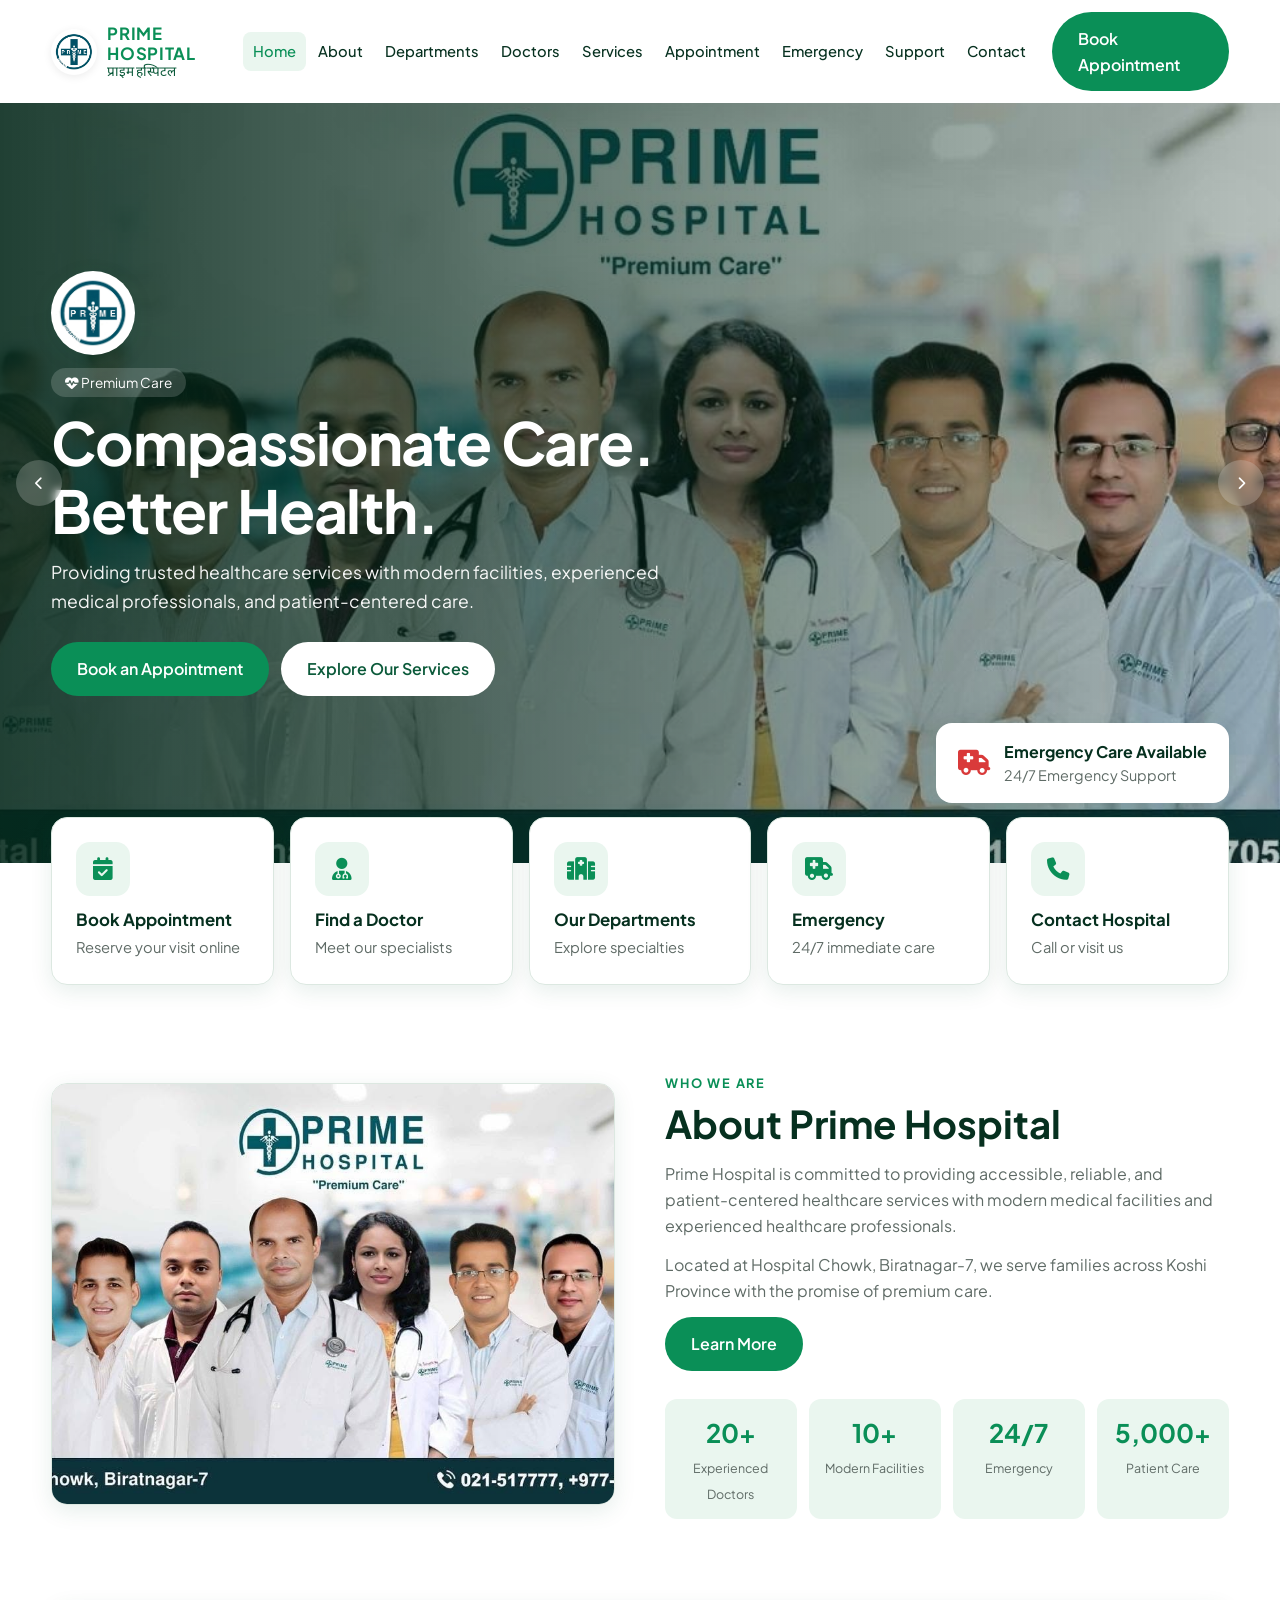
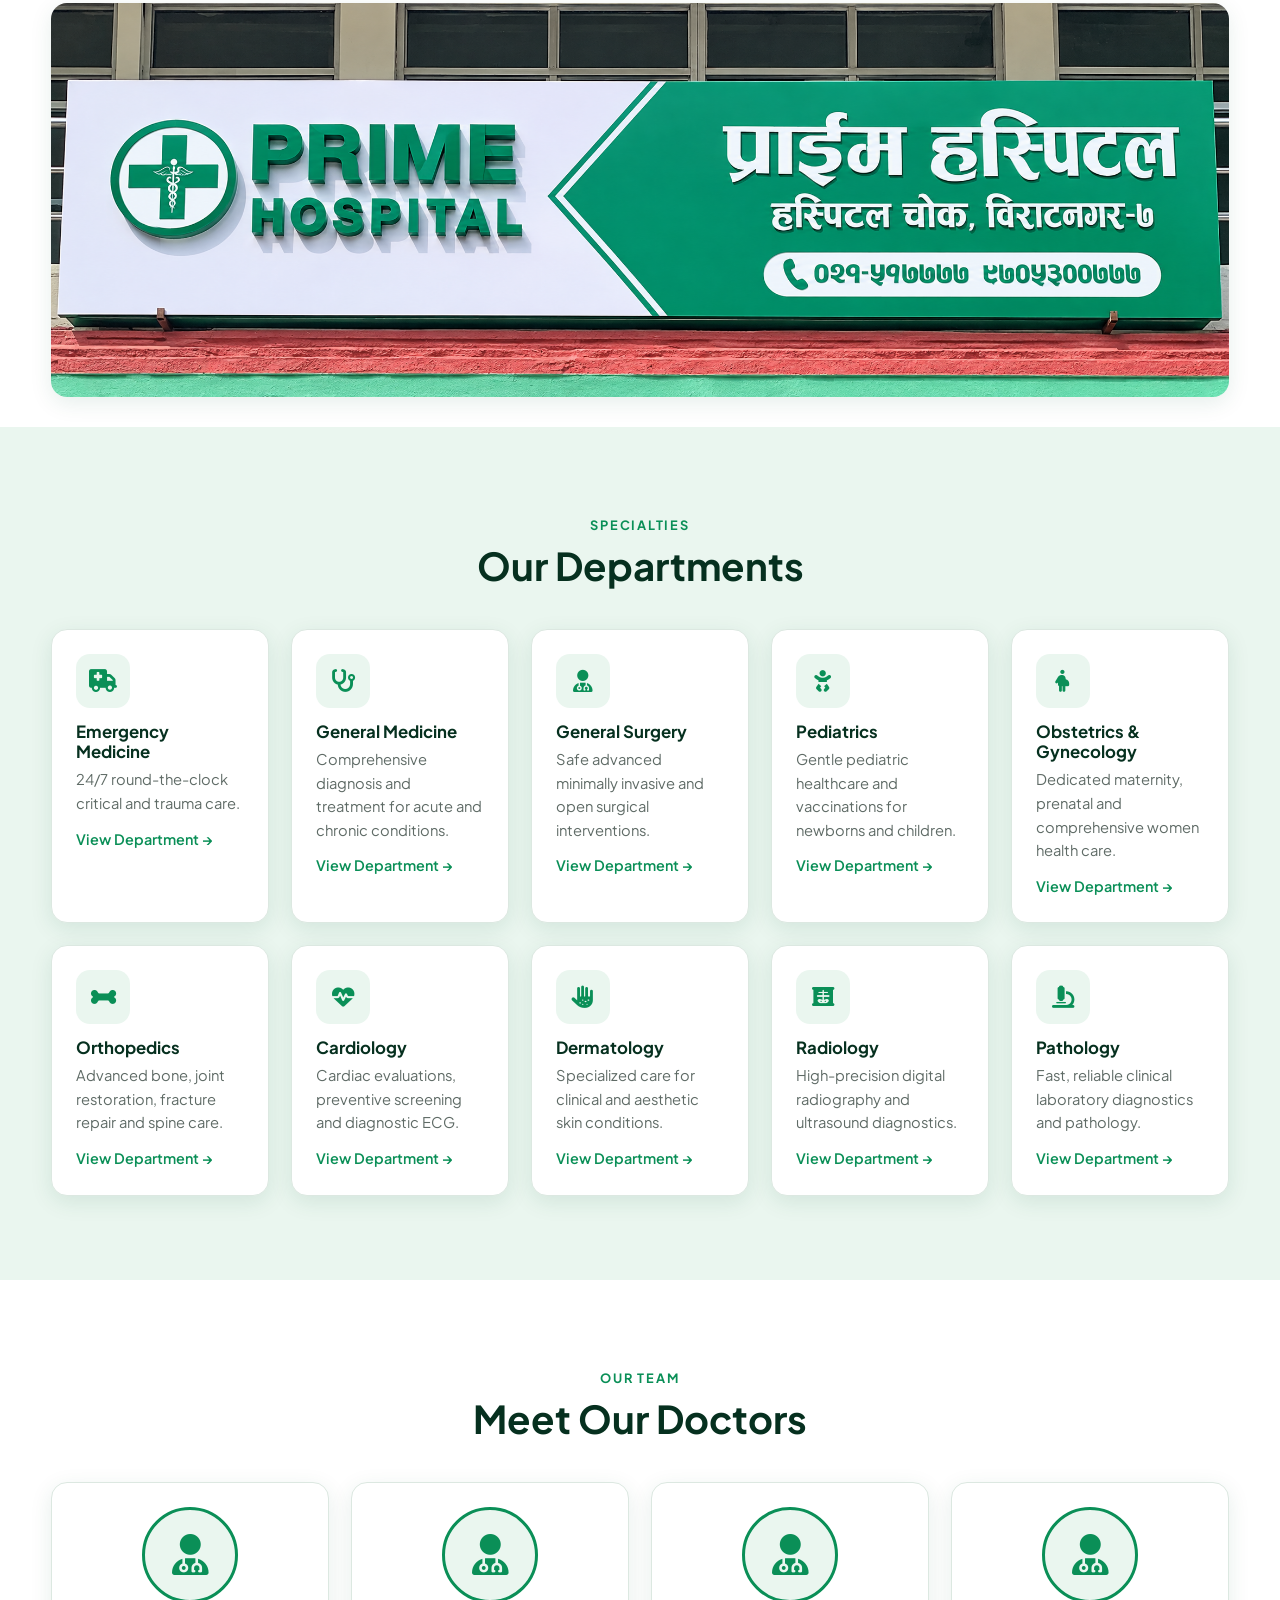
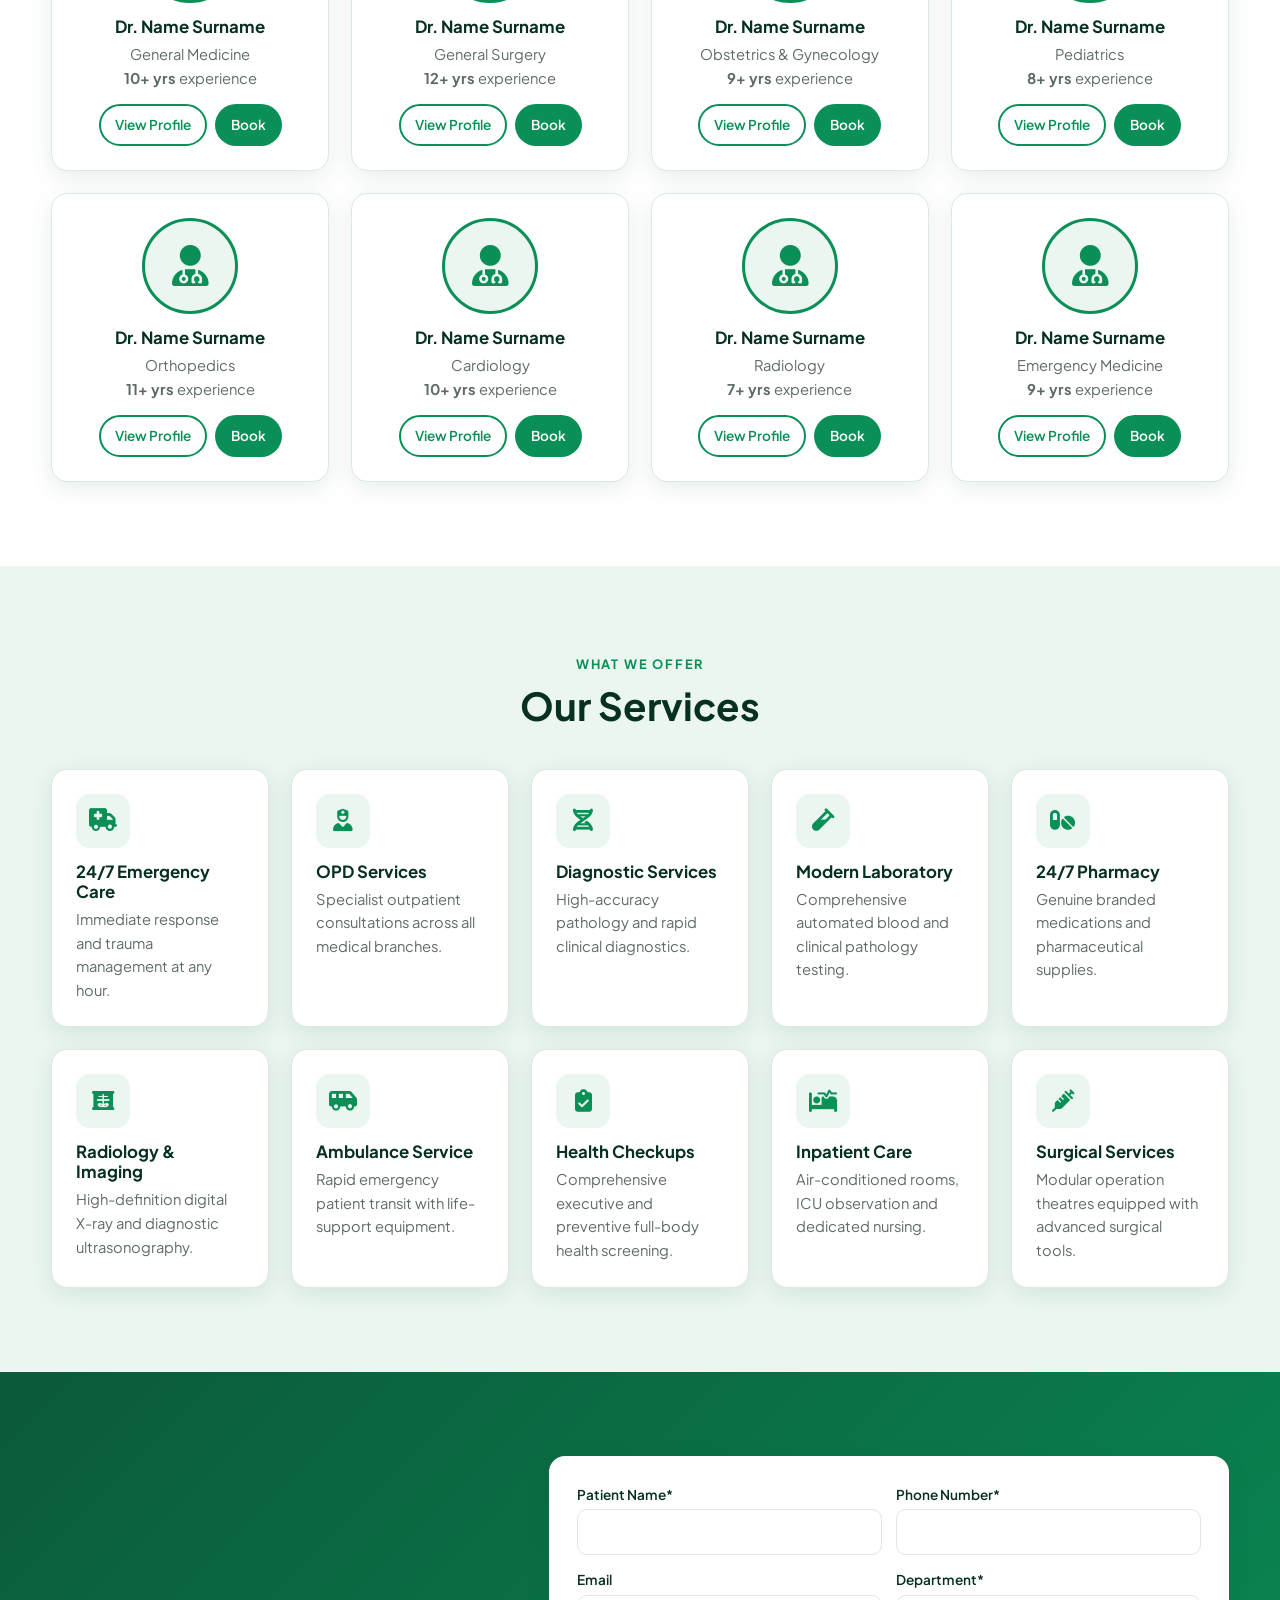
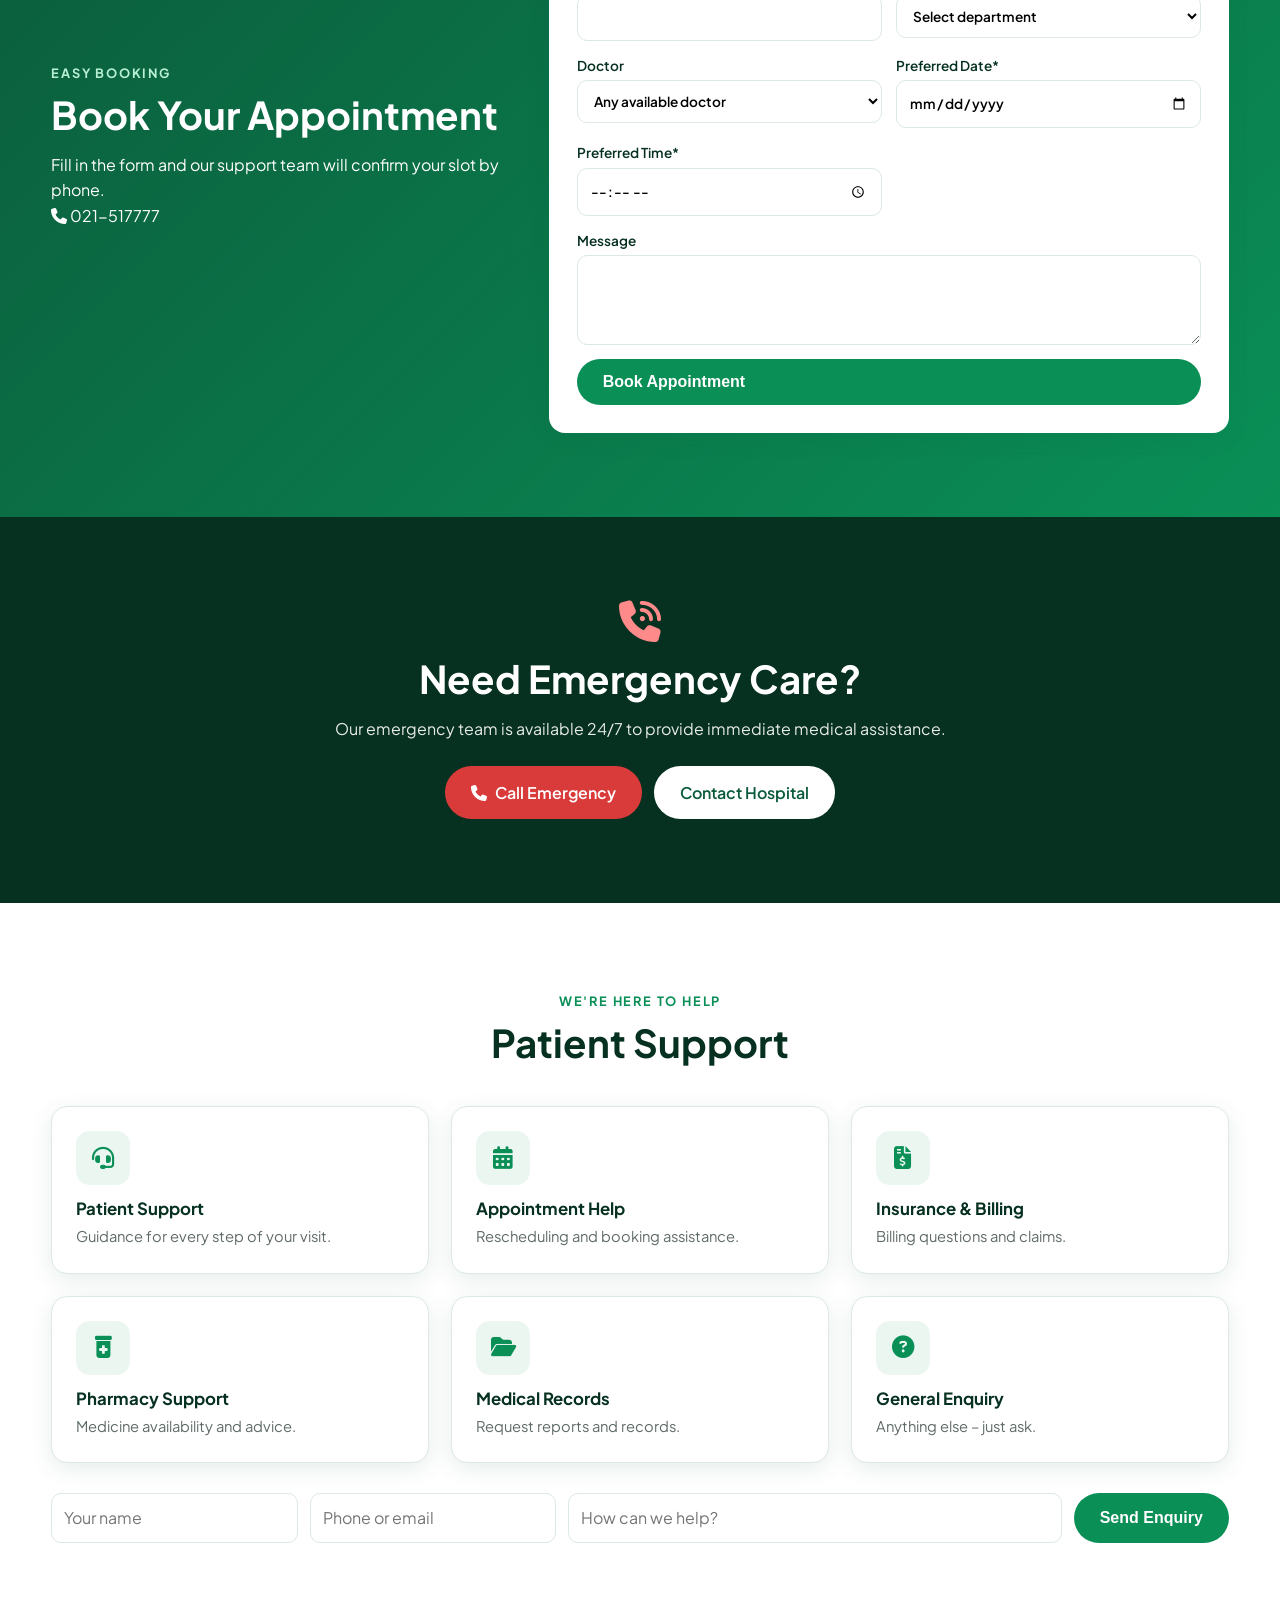
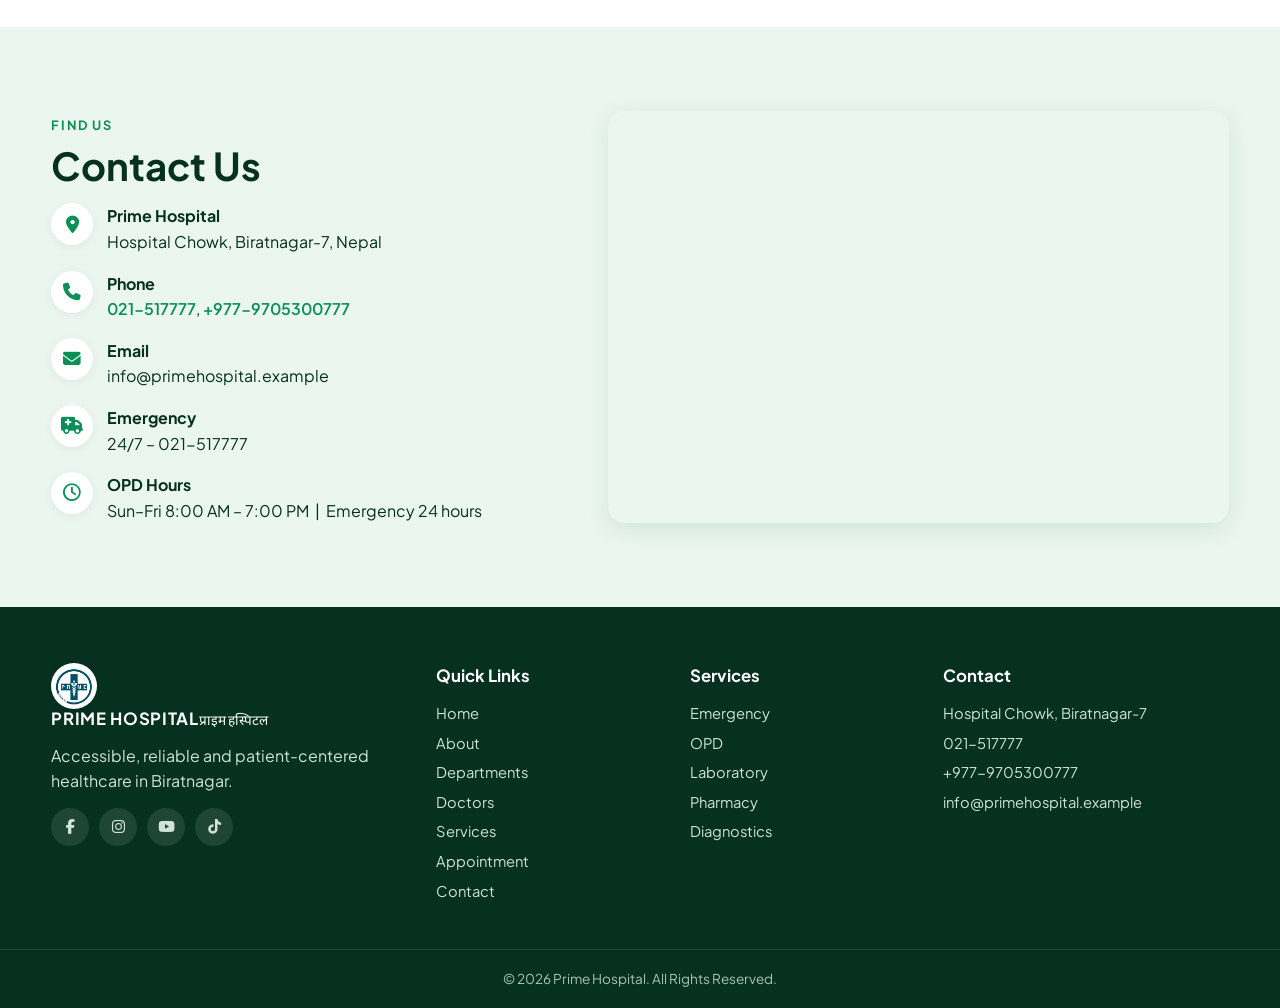
<file: frontend/index.html>
<!DOCTYPE html>
<html lang="en">
<head>
<meta charset="UTF-8">
<meta name="viewport" content="width=device-width, initial-scale=1">
<title>Prime Hospital | प्राइम हस्पिटल – Hospital Chowk, Biratnagar-7</title>
<meta name="description" content="Prime Hospital, Hospital Chowk, Biratnagar-7, Nepal. Trusted 24/7 emergency, OPD, diagnostic and inpatient care. Call 021-517777.">
<link rel="preconnect" href="https://fonts.googleapis.com">
<link rel="preconnect" href="https://fonts.gstatic.com" crossorigin>
<link href="https://fonts.googleapis.com/css2?family=Noto+Sans+Devanagari:wght@400;500;600;700&family=Plus+Jakarta+Sans:ital,wght@0,400;0,500;0,600;0,700;0,800;1,400&display=swap" rel="stylesheet">
<link rel="stylesheet" href="https://cdnjs.cloudflare.com/ajax/libs/font-awesome/6.5.1/css/all.min.css">
<link rel="icon" type="image/jpeg" href="assets/images/logo.jpg">
<link rel="manifest" href="manifest.json">
<meta name="theme-color" content="#0a8f57">
<meta property="og:type" content="website">
<meta property="og:title" content="Prime Hospital | Biratnagar">
<meta property="og:description" content="Trusted 24/7 emergency, OPD, diagnostic and inpatient care at Hospital Chowk, Biratnagar-7, Nepal.">
<meta property="og:image" content="assets/images/team.jpg">
<meta name="twitter:card" content="summary_large_image">
<meta name="twitter:title" content="Prime Hospital | Biratnagar">
<meta name="twitter:description" content="Trusted 24/7 emergency, OPD, diagnostic and inpatient care at Hospital Chowk, Biratnagar-7, Nepal.">
<meta name="twitter:image" content="assets/images/team.jpg">
<link rel="preload" as="image" href="assets/images/team.jpg">
<link rel="stylesheet" href="styles/style.css">
</head>
<body>
<header class="nav" id="navbar" role="banner">
  <div class="container nav-in">
    <a href="#home" class="brand" aria-label="Prime Hospital Home"><img src="assets/images/logo.jpg" alt="Prime Hospital logo"><span><b>PRIME HOSPITAL</b><small>प्राइम हस्पिटल</small></span></a>
    <nav id="menu" aria-label="Main Navigation">
      <a href="#home">Home</a><a href="#about">About</a><a href="#departments">Departments</a><a href="#doctors">Doctors</a><a href="#services">Services</a><a href="#appointment">Appointment</a><a href="#emergency">Emergency</a><a href="#support">Support</a><a href="#contact">Contact</a>
    </nav>
    <a href="#appointment" class="btn btn-primary nav-cta">Book Appointment</a>
    <button id="burger" class="burger" aria-label="Toggle navigation menu" aria-controls="menu" aria-expanded="false"><i class="fa-solid fa-bars"></i></button>
  </div>
</header>

<section class="hero" id="home">
  <div class="slides" id="slides">
    <div class="slide active" style="background-image:url('assets/images/team.jpg')"></div>
    <div class="slide" style="background-image:url('assets/images/banner.png')"></div>
    <div class="slide" style="background-image:url('https://images.unsplash.com/photo-1519494026892-80bbd2d6fd0d?auto=format&fit=crop&w=1800&q=70')"></div>
    <div class="slide" style="background-image:url('https://images.unsplash.com/photo-1576091160399-112ba8d25d1d?auto=format&fit=crop&w=1800&q=70')"></div>
  </div>
  <div class="hero-overlay"></div>
  <div class="container hero-in">
    <div class="hero-text">
      <img class="hero-logo" src="assets/images/logo.jpg" alt="Prime Hospital logo"><span class="chip"><i class="fa-solid fa-heart-pulse"></i> Premium Care</span>
      <h1>Compassionate Care. Better Health.</h1>
      <p>Providing trusted healthcare services with modern facilities, experienced medical professionals, and patient-centered care.</p>
      <div class="btns"><a href="#appointment" class="btn btn-primary">Book an Appointment</a><a href="#services" class="btn btn-light">Explore Our Services</a></div>
    </div>
    <div class="em-card"><i class="fa-solid fa-truck-medical pulse"></i><div><b>Emergency Care Available</b><span>24/7 Emergency Support</span></div></div>
  </div>
  <button class="arrow prev" id="prev" aria-label="Previous slide"><i class="fa-solid fa-chevron-left"></i></button>
  <button class="arrow next" id="next" aria-label="Next slide"><i class="fa-solid fa-chevron-right"></i></button>
  <div class="dots" id="dots"></div>
</section>

<section class="container quick" id="quick"></section>

<section class="section" id="about">
  <div class="container about reveal">
    <img src="assets/images/team.jpg" alt="Prime Hospital doctors and medical team" loading="lazy">
    <div>
      <span class="eyebrow">Who we are</span>
      <h2>About Prime Hospital</h2>
      <p>Prime Hospital is committed to providing accessible, reliable, and patient-centered healthcare services with modern medical facilities and experienced healthcare professionals.</p>
      <p>Located at Hospital Chowk, Biratnagar-7, we serve families across Koshi Province with the promise of premium care.</p>
      <a href="#contact" class="btn btn-primary">Learn More</a>
      <div class="stats">
        <div><b data-count="20" data-suffix="+">0</b><span>Experienced Doctors</span></div>
        <div><b data-count="10" data-suffix="+">0</b><span>Modern Facilities</span></div>
        <div><b data-count="24" data-suffix="/7">0</b><span>Emergency</span></div>
        <div><b data-count="5000" data-suffix="+">0</b><span>Patient Care</span></div>
      </div>
    </div>
  </div>
</section>

<section class="container reveal signboard"><img src="assets/images/banner.png" alt="Prime Hospital signboard, Hospital Chowk, Biratnagar-7" loading="lazy"></section>

<section class="section alt" id="departments"><div class="container">
  <div class="head reveal"><span class="eyebrow">Specialties</span><h2>Our Departments</h2></div>
  <div class="grid g5" id="deptGrid"></div>
</div></section>

<section class="section" id="doctors"><div class="container">
  <div class="head reveal"><span class="eyebrow">Our team</span><h2>Meet Our Doctors</h2></div>
  <div class="grid g4 slider-m" id="docGrid"></div>
</div></section>

<section class="section alt" id="services"><div class="container">
  <div class="head reveal"><span class="eyebrow">What we offer</span><h2>Our Services</h2></div>
  <div class="grid g5" id="svcGrid"></div>
</div></section>

<section class="section appt" id="appointment"><div class="container appt-in">
  <div class="reveal"><span class="eyebrow light">Easy booking</span><h2>Book Your Appointment</h2><p>Fill in the form and our support team will confirm your slot by phone.</p><p><i class="fa-solid fa-phone"></i> 021-517777</p></div>
  <form id="apptForm" class="form reveal" novalidate>
    <label>Patient Name*<input name="name" autocomplete="name" required></label>
    <label>Phone Number*<input name="phone" type="tel" autocomplete="tel" required pattern="[0-9+\- ]{7,15}"></label>
    <label>Email<input name="email" type="email" autocomplete="email"></label>
    <label>Department*<select name="dept" id="fDept" required><option value="">Select department</option></select></label>
    <label>Doctor<select name="doctor" id="fDoc"><option value="">Any available doctor</option></select></label>
    <label>Preferred Date*<input name="date" type="date" id="fDate" required></label>
    <label>Preferred Time*<input name="time" type="time" required></label>
    <label class="full">Message<textarea name="msg" rows="3"></textarea></label>
    <button class="btn btn-primary full" type="submit">Book Appointment</button>
  </form>
</div></section>

<section class="section emerg" id="emergency"><div class="container reveal">
  <i class="fa-solid fa-phone-volume pulse big"></i>
  <h2>Need Emergency Care?</h2>
  <p>Our emergency team is available 24/7 to provide immediate medical assistance.</p>
  <div class="btns center"><a href="tel:021517777" class="btn btn-danger"><i class="fa-solid fa-phone"></i> Call Emergency</a><a href="#contact" class="btn btn-light">Contact Hospital</a></div>
</div></section>

<section class="section" id="support"><div class="container">
  <div class="head reveal"><span class="eyebrow">We're here to help</span><h2>Patient Support</h2></div>
  <div class="grid g3" id="supGrid"></div>
  <form id="supForm" class="sup-form reveal" novalidate>
    <input name="n" placeholder="Your name" required aria-label="Your name"><input name="p" placeholder="Phone or email" required aria-label="Phone or email">
    <input name="m" placeholder="How can we help?" required aria-label="Message"><button class="btn btn-primary">Send Enquiry</button>
  </form>
</div></section>

<section class="section alt" id="contact"><div class="container contact">
  <div class="reveal">
    <span class="eyebrow">Find us</span><h2>Contact Us</h2>
    <ul class="clist">
      <li><i class="fa-solid fa-location-dot"></i><span><b>Prime Hospital</b><br>Hospital Chowk, Biratnagar-7, Nepal</span></li>
      <li><i class="fa-solid fa-phone"></i><span><b>Phone</b><br><a href="tel:021517777">021-517777</a>, <a href="tel:+9779705300777">+977-9705300777</a></span></li>
      <li><i class="fa-solid fa-envelope"></i><span><b>Email</b><br>info@primehospital.example</span></li>
      <li><i class="fa-solid fa-truck-medical"></i><span><b>Emergency</b><br>24/7 – 021-517777</span></li>
      <li><i class="fa-regular fa-clock"></i><span><b>OPD Hours</b><br>Sun–Fri 8:00 AM – 7:00 PM &nbsp;|&nbsp; Emergency 24 hours</span></li>
    </ul>
  </div>
  <div class="map reveal">
    <iframe title="Prime Hospital Biratnagar Location Map" loading="lazy" referrerpolicy="no-referrer-when-downgrade" src="https://www.google.com/maps?q=Prime+Hospital+Hospital+Chowk+Biratnagar&output=embed"></iframe>
  </div>
</div></section>

<footer class="footer"><div class="container fgrid">
  <div><a href="#home" class="brand light"><img src="assets/images/logo.jpg" alt="Prime Hospital logo"><span><b>PRIME HOSPITAL</b><small>प्राइम हस्पिटल</small></span></a><p>Accessible, reliable and patient-centered healthcare in Biratnagar.</p>
    <div class="social"><a href="#" aria-label="Facebook"><i class="fa-brands fa-facebook-f"></i></a><a href="#" aria-label="Instagram"><i class="fa-brands fa-instagram"></i></a><a href="#" aria-label="YouTube"><i class="fa-brands fa-youtube"></i></a><a href="#" aria-label="TikTok"><i class="fa-brands fa-tiktok"></i></a></div></div>
  <div><h4>Quick Links</h4><a href="#home">Home</a><a href="#about">About</a><a href="#departments">Departments</a><a href="#doctors">Doctors</a><a href="#services">Services</a><a href="#appointment">Appointment</a><a href="#contact">Contact</a></div>
  <div><h4>Services</h4><a href="#emergency">Emergency</a><a href="#services">OPD</a><a href="#services">Laboratory</a><a href="#services">Pharmacy</a><a href="#services">Diagnostics</a></div>
  <div><h4>Contact</h4><span>Hospital Chowk, Biratnagar-7</span><span>021-517777</span><span>+977-9705300777</span><span>info@primehospital.example</span></div>
</div><div class="copy">© 2026 Prime Hospital. All Rights Reserved.</div></footer>

<div class="modal" id="modal" role="dialog" aria-modal="true" aria-labelledby="mt" hidden>
  <div class="modal-box"><img class="modal-logo" src="assets/images/logo.jpg" alt="Prime Hospital"><i class="fa-solid fa-circle-check"></i><h3 id="mt">Request Received</h3><p id="mp">Your appointment request has been received. Our support team will contact you shortly.</p><button class="btn btn-primary" id="mclose">Close</button></div>
</div>
<button id="toTop" class="totop" aria-label="Back to top"><i class="fa-solid fa-arrow-up"></i></button>
<script type="module" src="scripts/script.js"></script>
</body>
</html>
</file>
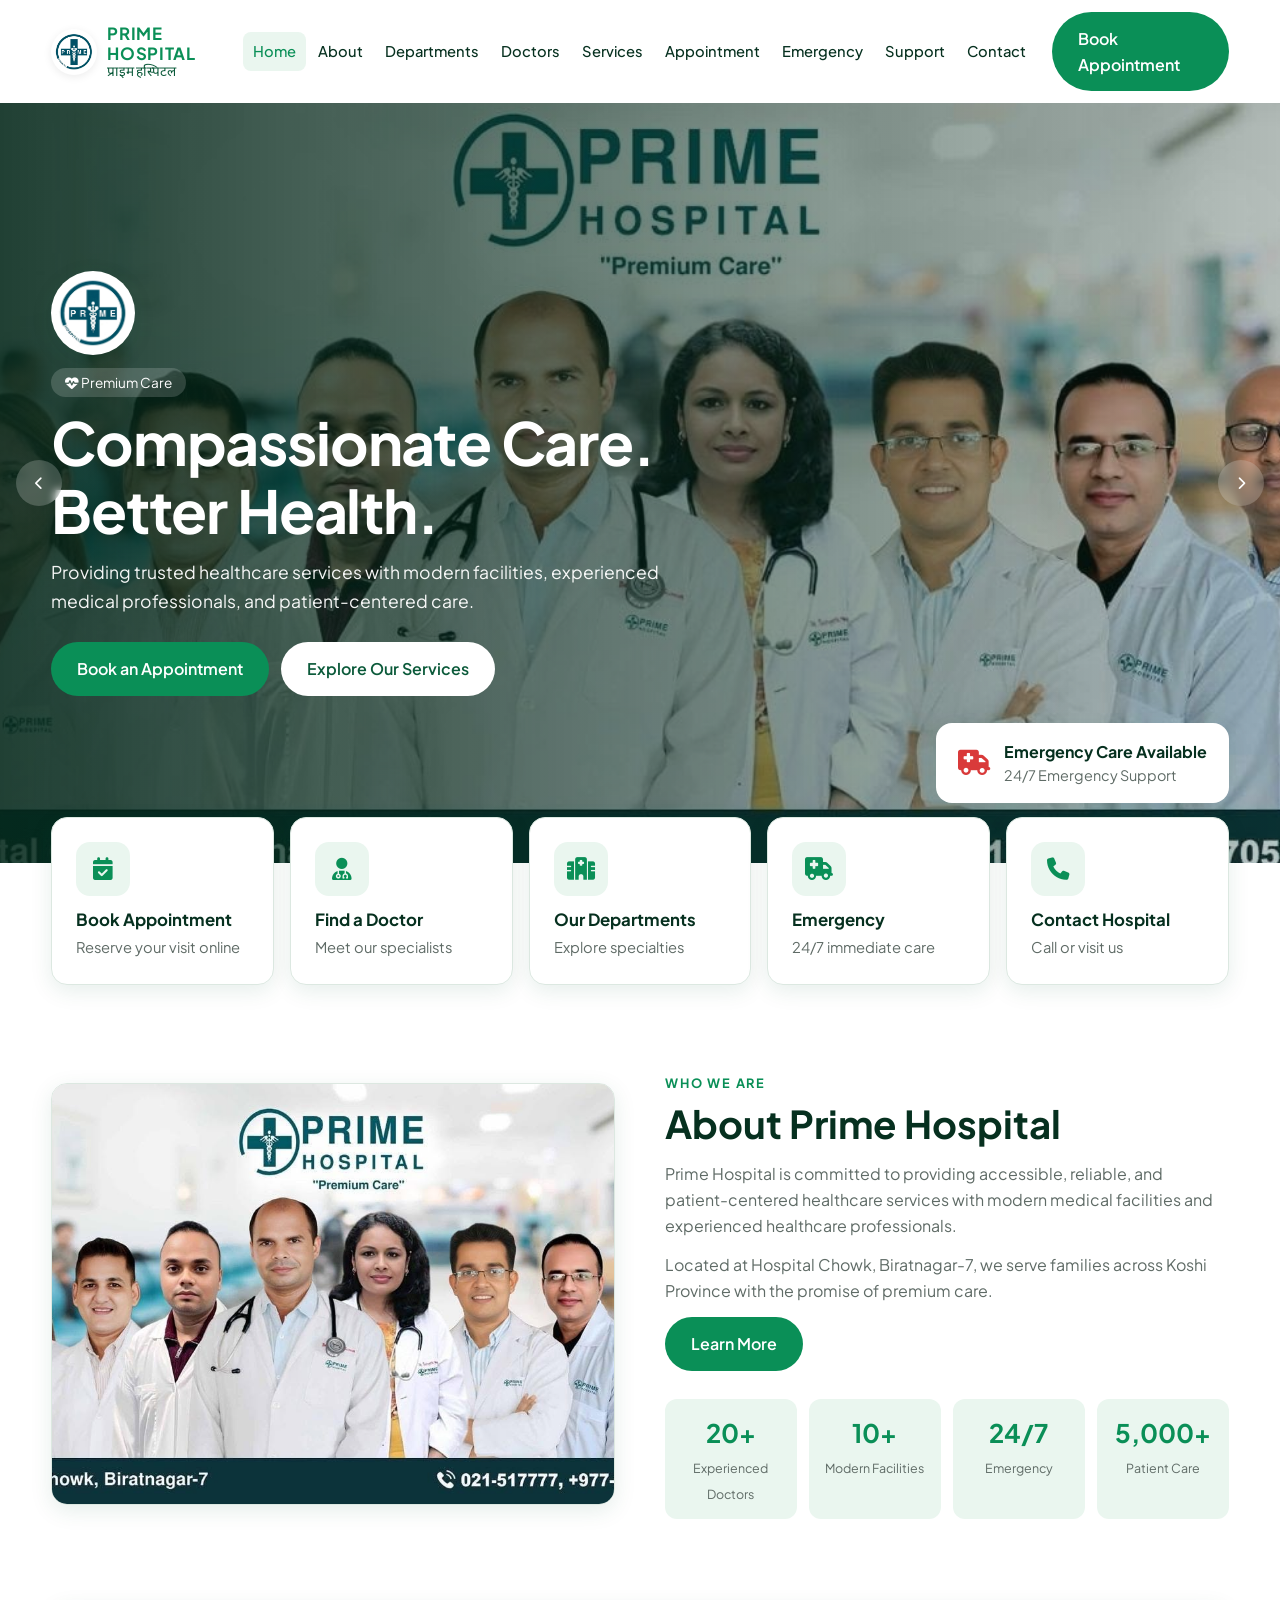
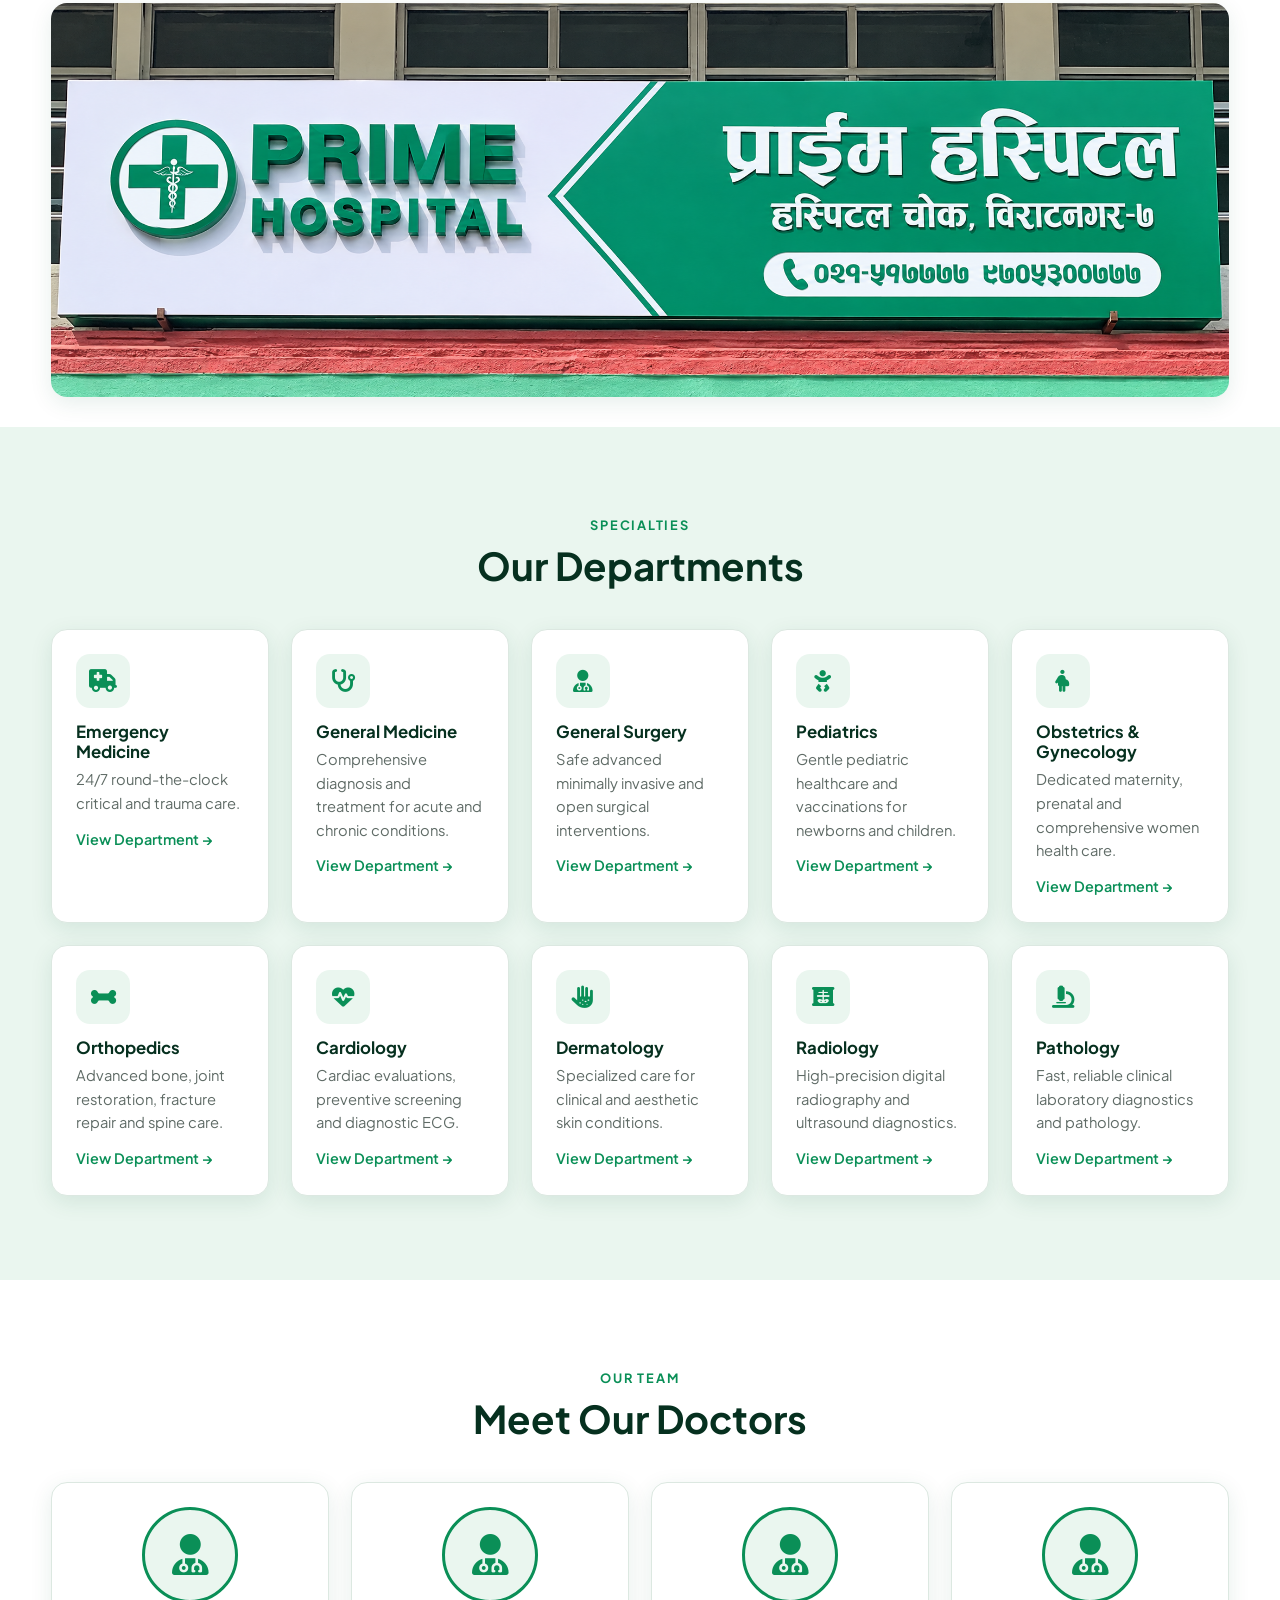
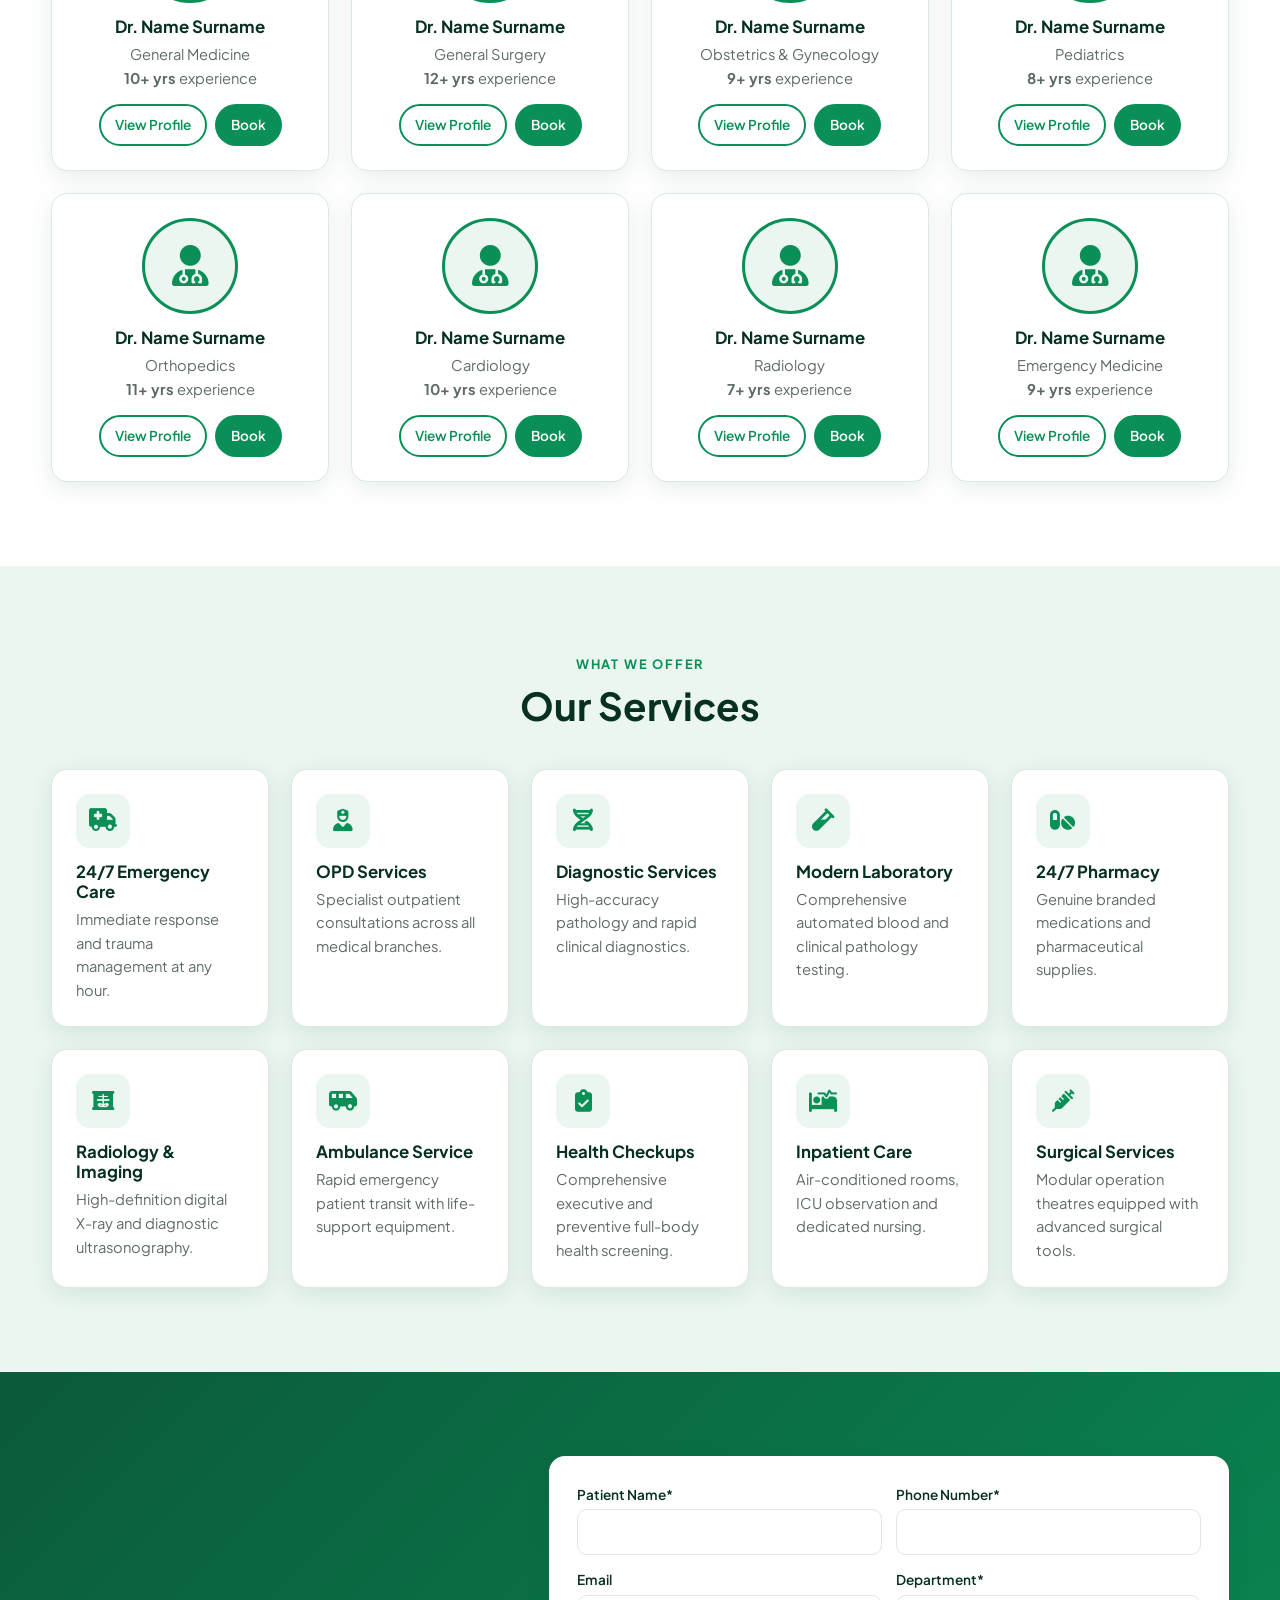
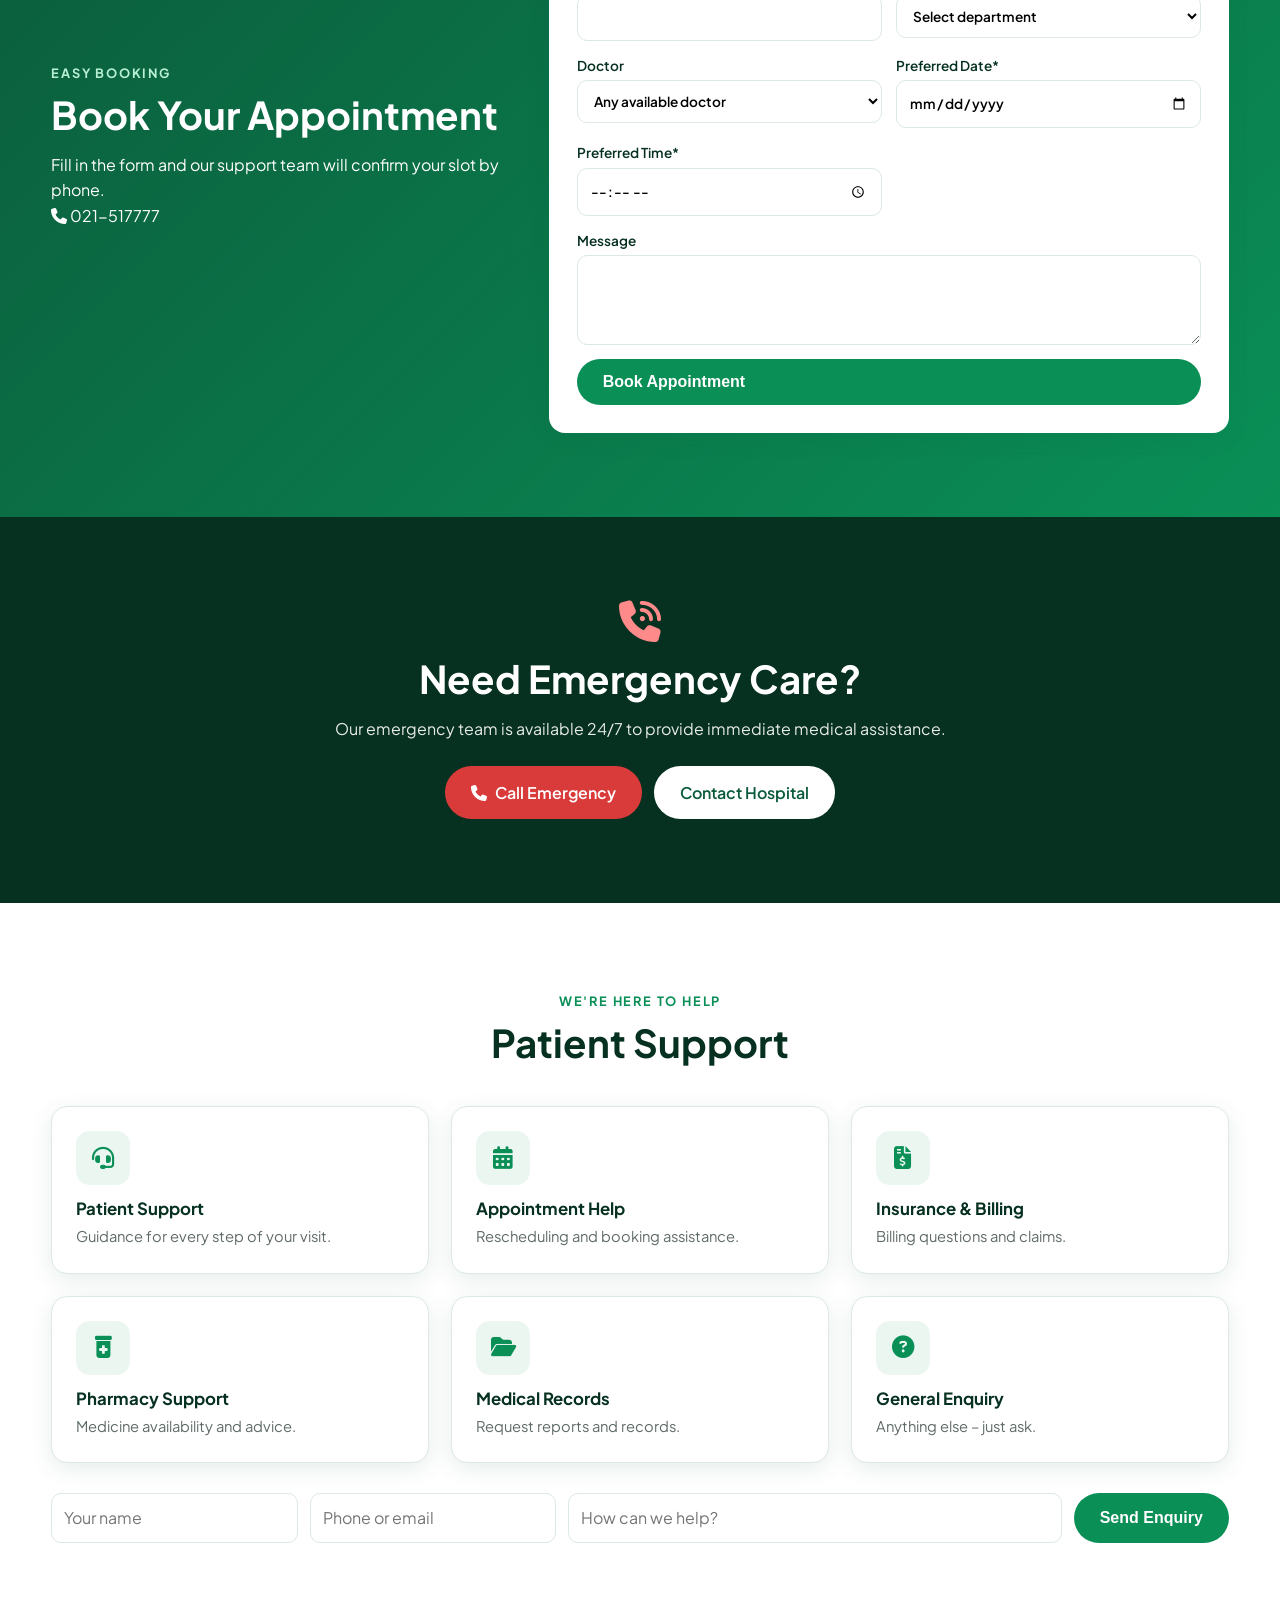
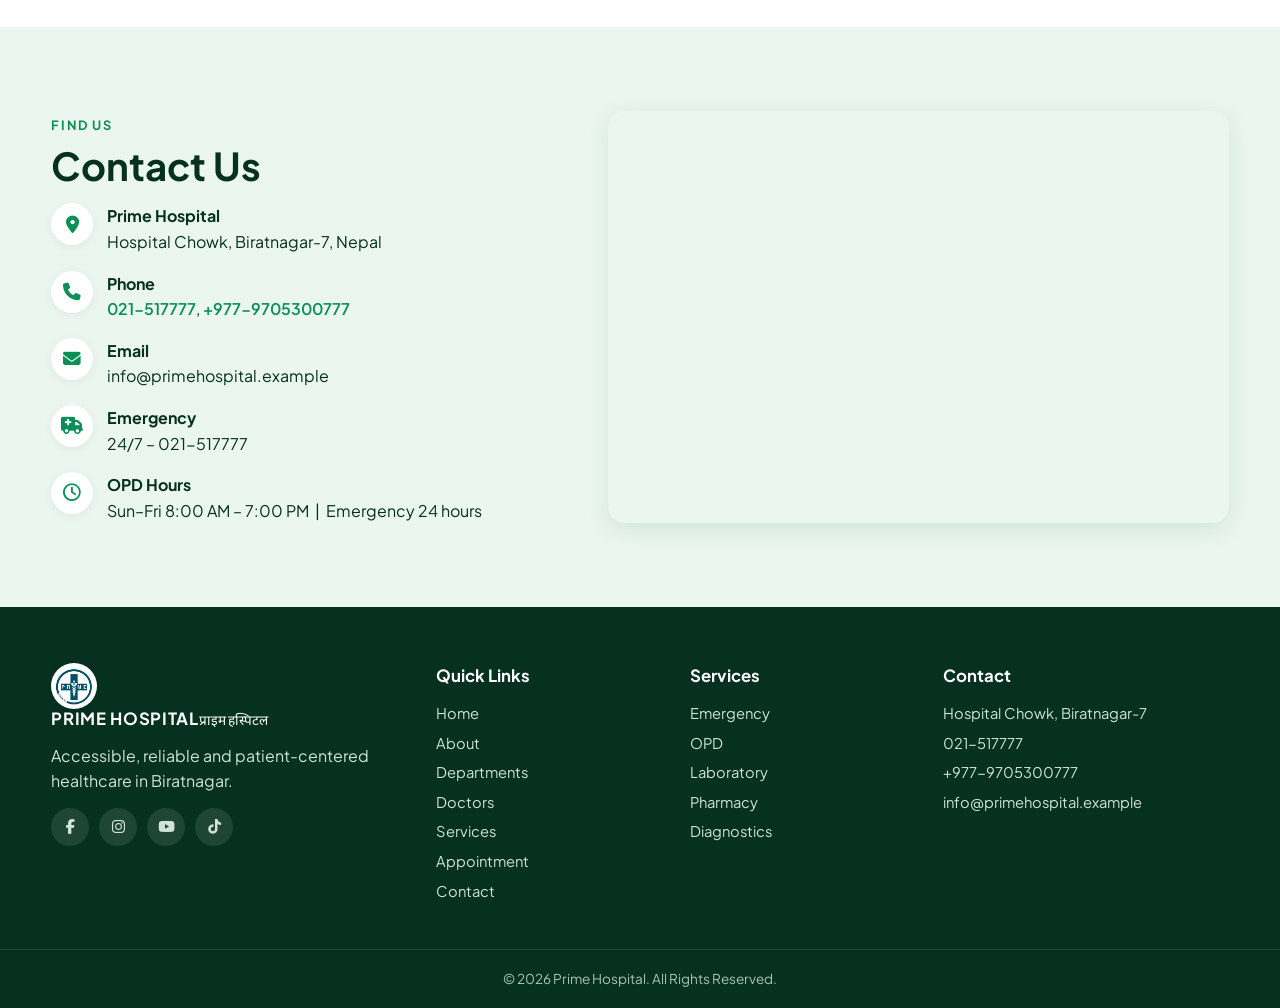
<file: frontend/pages/index.html>
<!DOCTYPE html>
<html lang="en">
<head>
<meta charset="UTF-8">
<meta name="viewport" content="width=device-width, initial-scale=1">
<title>Prime Hospital | प्राइम हस्पिटल – Hospital Chowk, Biratnagar-7</title>
<meta name="description" content="Prime Hospital, Hospital Chowk, Biratnagar-7, Nepal. Trusted 24/7 emergency, OPD, diagnostic and inpatient care. Call 021-517777.">
<link rel="preconnect" href="https://fonts.googleapis.com">
<link rel="preconnect" href="https://fonts.gstatic.com" crossorigin>
<link href="https://fonts.googleapis.com/css2?family=Noto+Sans+Devanagari:wght@400;500;600;700&family=Plus+Jakarta+Sans:ital,wght@0,400;0,500;0,600;0,700;0,800;1,400&display=swap" rel="stylesheet">
<link rel="stylesheet" href="https://cdnjs.cloudflare.com/ajax/libs/font-awesome/6.5.1/css/all.min.css">
<link rel="icon" type="image/jpeg" href="../assets/images/logo.jpg">
<link rel="manifest" href="../manifest.json">
<meta name="theme-color" content="#0a8f57">
<meta property="og:type" content="website">
<meta property="og:title" content="Prime Hospital | Biratnagar">
<meta property="og:description" content="Trusted 24/7 emergency, OPD, diagnostic and inpatient care at Hospital Chowk, Biratnagar-7, Nepal.">
<meta property="og:image" content="../assets/images/team.jpg">
<meta name="twitter:card" content="summary_large_image">
<meta name="twitter:title" content="Prime Hospital | Biratnagar">
<meta name="twitter:description" content="Trusted 24/7 emergency, OPD, diagnostic and inpatient care at Hospital Chowk, Biratnagar-7, Nepal.">
<meta name="twitter:image" content="../assets/images/team.jpg">
<link rel="preload" as="image" href="../assets/images/team.jpg">
<link rel="stylesheet" href="../styles/style.css">
</head>
<body>
<header class="nav" id="navbar" role="banner">
  <div class="container nav-in">
    <a href="#home" class="brand" aria-label="Prime Hospital Home"><img src="../assets/images/logo.jpg" alt="Prime Hospital logo"><span><b>PRIME HOSPITAL</b><small>प्राइम हस्पिटल</small></span></a>
    <nav id="menu" aria-label="Main Navigation">
      <a href="#home">Home</a><a href="#about">About</a><a href="#departments">Departments</a><a href="#doctors">Doctors</a><a href="#services">Services</a><a href="#appointment">Appointment</a><a href="#emergency">Emergency</a><a href="#support">Support</a><a href="#contact">Contact</a>
    </nav>
    <a href="#appointment" class="btn btn-primary nav-cta">Book Appointment</a>
    <button id="burger" class="burger" aria-label="Toggle navigation menu" aria-controls="menu" aria-expanded="false"><i class="fa-solid fa-bars"></i></button>
  </div>
</header>

<section class="hero" id="home">
  <div class="slides" id="slides">
    <div class="slide active" style="background-image:url('../assets/images/team.jpg')"></div>
    <div class="slide" style="background-image:url('../assets/images/banner.png')"></div>
    <div class="slide" style="background-image:url('https://images.unsplash.com/photo-1519494026892-80bbd2d6fd0d?auto=format&fit=crop&w=1800&q=70')"></div>
    <div class="slide" style="background-image:url('https://images.unsplash.com/photo-1576091160399-112ba8d25d1d?auto=format&fit=crop&w=1800&q=70')"></div>
  </div>
  <div class="hero-overlay"></div>
  <div class="container hero-in">
    <div class="hero-text">
      <img class="hero-logo" src="../assets/images/logo.jpg" alt="Prime Hospital logo"><span class="chip"><i class="fa-solid fa-heart-pulse"></i> Premium Care</span>
      <h1>Compassionate Care. Better Health.</h1>
      <p>Providing trusted healthcare services with modern facilities, experienced medical professionals, and patient-centered care.</p>
      <div class="btns"><a href="#appointment" class="btn btn-primary">Book an Appointment</a><a href="#services" class="btn btn-light">Explore Our Services</a></div>
    </div>
    <div class="em-card"><i class="fa-solid fa-truck-medical pulse"></i><div><b>Emergency Care Available</b><span>24/7 Emergency Support</span></div></div>
  </div>
  <button class="arrow prev" id="prev" aria-label="Previous slide"><i class="fa-solid fa-chevron-left"></i></button>
  <button class="arrow next" id="next" aria-label="Next slide"><i class="fa-solid fa-chevron-right"></i></button>
  <div class="dots" id="dots"></div>
</section>

<section class="container quick" id="quick"></section>

<section class="section" id="about">
  <div class="container about reveal">
    <img src="../assets/images/team.jpg" alt="Prime Hospital doctors and medical team" loading="lazy">
    <div>
      <span class="eyebrow">Who we are</span>
      <h2>About Prime Hospital</h2>
      <p>Prime Hospital is committed to providing accessible, reliable, and patient-centered healthcare services with modern medical facilities and experienced healthcare professionals.</p>
      <p>Located at Hospital Chowk, Biratnagar-7, we serve families across Koshi Province with the promise of premium care.</p>
      <a href="#contact" class="btn btn-primary">Learn More</a>
      <div class="stats">
        <div><b data-count="20" data-suffix="+">0</b><span>Experienced Doctors</span></div>
        <div><b data-count="10" data-suffix="+">0</b><span>Modern Facilities</span></div>
        <div><b data-count="24" data-suffix="/7">0</b><span>Emergency</span></div>
        <div><b data-count="5000" data-suffix="+">0</b><span>Patient Care</span></div>
      </div>
    </div>
  </div>
</section>

<section class="container reveal signboard"><img src="../assets/images/banner.png" alt="Prime Hospital signboard, Hospital Chowk, Biratnagar-7" loading="lazy"></section>

<section class="section alt" id="departments"><div class="container">
  <div class="head reveal"><span class="eyebrow">Specialties</span><h2>Our Departments</h2></div>
  <div class="grid g5" id="deptGrid"></div>
</div></section>

<section class="section" id="doctors"><div class="container">
  <div class="head reveal"><span class="eyebrow">Our team</span><h2>Meet Our Doctors</h2></div>
  <div class="grid g4 slider-m" id="docGrid"></div>
</div></section>

<section class="section alt" id="services"><div class="container">
  <div class="head reveal"><span class="eyebrow">What we offer</span><h2>Our Services</h2></div>
  <div class="grid g5" id="svcGrid"></div>
</div></section>

<section class="section appt" id="appointment"><div class="container appt-in">
  <div class="reveal"><span class="eyebrow light">Easy booking</span><h2>Book Your Appointment</h2><p>Fill in the form and our support team will confirm your slot by phone.</p><p><i class="fa-solid fa-phone"></i> 021-517777</p></div>
  <form id="apptForm" class="form reveal" novalidate>
    <label>Patient Name*<input name="name" autocomplete="name" required></label>
    <label>Phone Number*<input name="phone" type="tel" autocomplete="tel" required pattern="[0-9+\- ]{7,15}"></label>
    <label>Email<input name="email" type="email" autocomplete="email"></label>
    <label>Department*<select name="dept" id="fDept" required><option value="">Select department</option></select></label>
    <label>Doctor<select name="doctor" id="fDoc"><option value="">Any available doctor</option></select></label>
    <label>Preferred Date*<input name="date" type="date" id="fDate" required></label>
    <label>Preferred Time*<input name="time" type="time" required></label>
    <label class="full">Message<textarea name="msg" rows="3"></textarea></label>
    <button class="btn btn-primary full" type="submit">Book Appointment</button>
  </form>
</div></section>

<section class="section emerg" id="emergency"><div class="container reveal">
  <i class="fa-solid fa-phone-volume pulse big"></i>
  <h2>Need Emergency Care?</h2>
  <p>Our emergency team is available 24/7 to provide immediate medical assistance.</p>
  <div class="btns center"><a href="tel:021517777" class="btn btn-danger"><i class="fa-solid fa-phone"></i> Call Emergency</a><a href="#contact" class="btn btn-light">Contact Hospital</a></div>
</div></section>

<section class="section" id="support"><div class="container">
  <div class="head reveal"><span class="eyebrow">We're here to help</span><h2>Patient Support</h2></div>
  <div class="grid g3" id="supGrid"></div>
  <form id="supForm" class="sup-form reveal" novalidate>
    <input name="n" placeholder="Your name" required aria-label="Your name"><input name="p" placeholder="Phone or email" required aria-label="Phone or email">
    <input name="m" placeholder="How can we help?" required aria-label="Message"><button class="btn btn-primary">Send Enquiry</button>
  </form>
</div></section>

<section class="section alt" id="contact"><div class="container contact">
  <div class="reveal">
    <span class="eyebrow">Find us</span><h2>Contact Us</h2>
    <ul class="clist">
      <li><i class="fa-solid fa-location-dot"></i><span><b>Prime Hospital</b><br>Hospital Chowk, Biratnagar-7, Nepal</span></li>
      <li><i class="fa-solid fa-phone"></i><span><b>Phone</b><br><a href="tel:021517777">021-517777</a>, <a href="tel:+9779705300777">+977-9705300777</a></span></li>
      <li><i class="fa-solid fa-envelope"></i><span><b>Email</b><br>info@primehospital.example</span></li>
      <li><i class="fa-solid fa-truck-medical"></i><span><b>Emergency</b><br>24/7 – 021-517777</span></li>
      <li><i class="fa-regular fa-clock"></i><span><b>OPD Hours</b><br>Sun–Fri 8:00 AM – 7:00 PM &nbsp;|&nbsp; Emergency 24 hours</span></li>
    </ul>
  </div>
  <div class="map reveal">
    <iframe title="Prime Hospital Biratnagar Location Map" loading="lazy" referrerpolicy="no-referrer-when-downgrade" src="https://www.google.com/maps?q=Prime+Hospital+Hospital+Chowk+Biratnagar&output=embed"></iframe>
  </div>
</div></section>

<footer class="footer"><div class="container fgrid">
  <div><a href="#home" class="brand light"><img src="../assets/images/logo.jpg" alt="Prime Hospital logo"><span><b>PRIME HOSPITAL</b><small>प्राइम हस्पिटल</small></span></a><p>Accessible, reliable and patient-centered healthcare in Biratnagar.</p>
    <div class="social"><a href="#" aria-label="Facebook"><i class="fa-brands fa-facebook-f"></i></a><a href="#" aria-label="Instagram"><i class="fa-brands fa-instagram"></i></a><a href="#" aria-label="YouTube"><i class="fa-brands fa-youtube"></i></a><a href="#" aria-label="TikTok"><i class="fa-brands fa-tiktok"></i></a></div></div>
  <div><h4>Quick Links</h4><a href="#home">Home</a><a href="#about">About</a><a href="#departments">Departments</a><a href="#doctors">Doctors</a><a href="#services">Services</a><a href="#appointment">Appointment</a><a href="#contact">Contact</a></div>
  <div><h4>Services</h4><a href="#emergency">Emergency</a><a href="#services">OPD</a><a href="#services">Laboratory</a><a href="#services">Pharmacy</a><a href="#services">Diagnostics</a></div>
  <div><h4>Contact</h4><span>Hospital Chowk, Biratnagar-7</span><span>021-517777</span><span>+977-9705300777</span><span>info@primehospital.example</span></div>
</div><div class="copy">© 2026 Prime Hospital. All Rights Reserved.</div></footer>

<div class="modal" id="modal" role="dialog" aria-modal="true" aria-labelledby="mt" hidden>
  <div class="modal-box"><img class="modal-logo" src="../assets/images/logo.jpg" alt="Prime Hospital"><i class="fa-solid fa-circle-check"></i><h3 id="mt">Request Received</h3><p id="mp">Your appointment request has been received. Our support team will contact you shortly.</p><button class="btn btn-primary" id="mclose">Close</button></div>
</div>
<button id="toTop" class="totop" aria-label="Back to top"><i class="fa-solid fa-arrow-up"></i></button>
<script type="module" src="../scripts/script.js"></script>
</body>
</html>
</file>
<file: frontend/styles/style.css>
:root{
  --g:#0a8f57;
  --gd:#0b5a3a;
  --gx:#06301f;
  --gl:#eaf6ef;
  --gray:#5f6b66;
  --line:#dce8e1;
  --red:#d93a3a;
  --r:16px;
  --sh:0 6px 22px rgba(10,90,58,.10);
}
*{box-sizing:border-box;margin:0;padding:0}
html{scroll-behavior:smooth;scroll-padding-top:72px}
body{font-family:'Plus Jakarta Sans','Noto Sans Devanagari',-apple-system,BlinkMacSystemFont,'Segoe UI',Roboto,Helvetica,Arial,sans-serif;color:var(--gx);line-height:1.6;overflow-x:hidden;background:#fff}
img{max-width:100%;display:block}a{color:inherit;text-decoration:none}
.container{width:min(1200px,92%);margin-inline:auto}
.section{padding:84px 0}.alt{background:var(--gl)}
h1,h2,h3{line-height:1.2}h2{font-size:clamp(1.7rem,3vw,2.4rem);margin-bottom:14px}
.eyebrow{display:inline-block;color:var(--g);font-weight:700;font-size:.8rem;letter-spacing:.14em;text-transform:uppercase;margin-bottom:8px}.eyebrow.light{color:#b8f0d3}
.head{text-align:center;margin-bottom:40px}
.btn{display:inline-flex;align-items:center;gap:8px;padding:12px 24px;border-radius:999px;font-weight:600;border:2px solid transparent;cursor:pointer;font-size:1rem;transition:all .25s ease;text-decoration:none}
.btn:focus-visible{outline:2px solid var(--g);outline-offset:2px}
.btn:active{transform:scale(.98)}
.btn-primary{background:var(--g);color:#fff}.btn-primary:hover{background:var(--gd);transform:translateY(-2px)}
.btn-light{background:#fff;color:var(--gd)}.btn-light:hover{background:var(--gl)}
.btn-danger{background:var(--red);color:#fff}.btn-danger:hover{filter:brightness(.95)}
.btns{display:flex;gap:12px;flex-wrap:wrap}.btns.center{justify-content:center}
.nav{position:sticky;top:0;z-index:50;background:rgba(255,255,255,.98);backdrop-filter:blur(10px);-webkit-backdrop-filter:blur(10px);transition:padding .3s ease,box-shadow .3s ease;padding:12px 0}
.nav.scrolled{padding:7px 0;box-shadow:0 4px 20px rgba(0,0,0,.08)}
.nav-in{display:flex;align-items:center;gap:16px;justify-content:space-between}
.brand{display:flex;align-items:center;gap:10px}.brand img{width:46px;height:46px;object-fit:contain;border-radius:50%;background:#fff;padding:2px;box-shadow:0 2px 8px rgba(0,0,0,.08);transition:.3s}.nav.scrolled .brand img{width:38px;height:38px}
.brand span{display:flex;flex-direction:column;line-height:1.15}.brand b{color:var(--g);font-size:1.05rem;letter-spacing:.04em}.brand small{color:var(--gd);font-size:.85rem}
.brand.light b,.brand.light small{color:#fff}.brand.light img{background:#fff;border-radius:50%}
#menu{display:flex;gap:2px}#menu a{padding:8px 10px;border-radius:8px;font-size:.92rem;font-weight:500;transition:.2s}
#menu a:hover,#menu a.active{background:var(--gl);color:var(--g)}
.burger{display:none;background:none;border:0;font-size:1.5rem;color:var(--gd);cursor:pointer;padding:6px}
.hero{position:relative;height:calc(100vh - 70px);min-height:520px;max-height:760px;overflow:hidden;color:#fff;background:var(--gd) url('../assets/images/team.jpg') center/cover no-repeat}
.slide{position:absolute;inset:0;background-size:cover;background-position:center;opacity:0;transition:opacity 1.2s ease;background-color:var(--gd)}
.slide.active{opacity:1;animation:kb 9s ease-out forwards}
@keyframes kb{from{transform:scale(1)}to{transform:scale(1.1)}}
.hero-overlay{position:absolute;inset:0;background:linear-gradient(90deg,rgba(4,40,26,.88),rgba(4,40,26,.5) 60%,rgba(4,40,26,.25))}
.hero-in{position:relative;height:100%;display:flex;align-items:center;justify-content:space-between;gap:30px}
.hero-text{max-width:620px}.hero h1{font-size:clamp(2.1rem,5vw,3.7rem);line-height:1.15;letter-spacing:-.02em;margin:14px 0}.hero p{font-size:1.1rem;line-height:1.65;margin-bottom:26px;opacity:.95}
.chip{background:rgba(255,255,255,.16);padding:6px 14px;border-radius:999px;font-size:.85rem}
.em-card{background:#fff;color:var(--gx);padding:16px 22px;border-radius:var(--r);display:flex;gap:14px;align-items:center;box-shadow:var(--sh);align-self:flex-end;margin-bottom:60px}
.em-card i{font-size:1.6rem;color:var(--red)}.em-card b,.em-card span{display:block}.em-card span{color:var(--gray);font-size:.9rem}
.arrow{position:absolute;top:50%;transform:translateY(-50%);width:46px;height:46px;border-radius:50%;border:0;background:rgba(255,255,255,.2);color:#fff;cursor:pointer;backdrop-filter:blur(4px);transition:.2s}
.arrow:hover{background:var(--g)}.prev{left:16px}.next{right:16px}
.dots{position:absolute;bottom:22px;left:50%;transform:translateX(-50%);display:flex;gap:8px;z-index:10}
.dots button{width:10px;height:10px;border-radius:99px;border:0;background:rgba(255,255,255,.5);cursor:pointer;transition:all .3s ease}
.dots button:hover{background:rgba(255,255,255,.85)}
.dots button.on{width:28px;background:#fff}
.quick{margin-top:-46px;position:relative;z-index:5;display:grid;grid-template-columns:repeat(5,1fr);gap:16px}
.grid{display:grid;gap:22px}.g5{grid-template-columns:repeat(auto-fill,minmax(210px,1fr))}.g4{grid-template-columns:repeat(4,1fr)}.g3{grid-template-columns:repeat(3,1fr)}
.card{background:#fff;border:1px solid var(--line);border-radius:var(--r);padding:24px;box-shadow:var(--sh);transition:.3s;display:block}
.card:hover{transform:translateY(-6px);box-shadow:0 14px 30px rgba(10,90,58,.18);border-color:var(--g)}
.card .ic{width:54px;height:54px;border-radius:14px;background:var(--gl);color:var(--g);display:grid;place-items:center;font-size:1.4rem;margin-bottom:14px;transition:.3s}
.card:hover .ic{background:var(--g);color:#fff}.card h3{font-size:1.05rem;margin-bottom:6px}.card p{color:var(--gray);font-size:.92rem}
.card .lnk{display:inline-block;margin-top:12px;color:var(--g);font-weight:600;font-size:.9rem}
.doc{text-align:center}.doc .av{width:96px;height:96px;margin:0 auto 14px;border-radius:50%;background:var(--gl);color:var(--g);display:grid;place-items:center;font-size:2.6rem;border:3px solid var(--g)}
.doc .row{display:flex;gap:8px;justify-content:center;margin-top:14px;flex-wrap:wrap}.doc .btn{padding:8px 14px;font-size:.85rem}
.btn-out{border-color:var(--g);color:var(--g);background:#fff}
.about{display:grid;grid-template-columns:1fr 1fr;gap:50px;align-items:center}
.about>img{border-radius:var(--r);box-shadow:var(--sh);border:1px solid var(--line);width:100%;aspect-ratio:4/3;object-fit:cover;transition:transform .3s ease}
.about p{color:var(--gray);margin-bottom:14px}
.stats{display:grid;grid-template-columns:repeat(4,1fr);gap:12px;margin-top:28px}
.stats div{background:var(--gl);padding:14px 8px;border-radius:12px;text-align:center}.stats b{display:block;font-size:1.6rem;color:var(--g)}.stats span{font-size:.78rem;color:var(--gray)}
.appt{background:linear-gradient(135deg,var(--gd),var(--g));color:#fff}
.appt-in{display:grid;grid-template-columns:1fr 1.5fr;gap:44px;align-items:center}
.form{background:#fff;color:var(--gx);padding:28px;border-radius:var(--r);display:grid;grid-template-columns:1fr 1fr;gap:14px;box-shadow:var(--sh)}
.form label{display:flex;flex-direction:column;font-size:.85rem;font-weight:600;gap:4px}.full{grid-column:1/-1}
input,select,textarea{font:inherit;padding:11px 12px;border:1.5px solid var(--line);border-radius:10px;width:100%;background:#fff;transition:border-color .2s ease,box-shadow .2s ease}
input:focus,select:focus,textarea:focus{outline:none;border-color:var(--g);box-shadow:0 0 0 3px rgba(10,143,87,.15)}
.invalid{border-color:var(--red)!important;box-shadow:0 0 0 3px rgba(217,58,58,.15)!important}
.emerg{background:var(--gx);color:#fff;text-align:center;position:relative;overflow:hidden}.emerg p{margin-bottom:24px;opacity:.9}
.big{font-size:2.6rem;color:#ff8a8a;margin-bottom:14px}
.pulse{animation:pulse 2.2s cubic-bezier(.4,0,.6,1) infinite}@keyframes pulse{0%,100%{transform:scale(1);opacity:1}50%{transform:scale(1.14);opacity:.85}}
.sup-form{display:grid;grid-template-columns:1fr 1fr 2fr auto;gap:12px;margin-top:30px}
.contact{display:grid;grid-template-columns:1fr 1.2fr;gap:40px}
.clist{list-style:none;display:grid;gap:16px;margin-top:14px}
.clist li{display:flex;gap:14px;align-items:flex-start}
.clist i{width:42px;height:42px;flex:none;border-radius:50%;background:#fff;color:var(--g);display:grid;place-items:center;box-shadow:0 2px 8px rgba(0,0,0,.06);font-size:1.1rem}
.clist a{color:var(--g);font-weight:600;transition:color .2s ease}.clist a:hover{color:var(--gd)}
.map{border-radius:var(--r);overflow:hidden;min-height:340px;box-shadow:var(--sh)}.map iframe{width:100%;height:100%;min-height:340px;border:0}
.footer{background:var(--gx);color:#cfe3d8;padding-top:56px}
.fgrid{display:grid;grid-template-columns:1.6fr 1fr 1fr 1.3fr;gap:34px}
.footer h4{color:#fff;margin-bottom:12px;font-size:1.05rem}
.footer a,.footer span{display:block;margin-bottom:6px;font-size:.92rem;transition:color .2s ease}
.footer a:hover{color:#fff}
.footer p{margin:14px 0;line-height:1.6}
.social{display:flex;gap:10px}
.social a{width:38px;height:38px;border-radius:50%;background:rgba(255,255,255,.1);display:grid;place-items:center;margin:0;transition:background .25s ease,transform .25s ease}
.social a:hover{background:var(--g);transform:translateY(-2px)}
.copy{text-align:center;border-top:1px solid rgba(255,255,255,.12);margin-top:40px;padding:18px;font-size:.85rem;color:#a8c4b5}
.modal{position:fixed;inset:0;background:rgba(0,0,0,.55);display:grid;place-items:center;z-index:100;padding:20px}.modal[hidden]{display:none}
.modal-box{background:#fff;border-radius:var(--r);padding:34px;max-width:420px;text-align:center;animation:pop .3s}.modal-box i{font-size:3rem;color:var(--g)}.modal-box p{margin:10px 0 20px;color:var(--gray)}
@keyframes pop{from{transform:scale(.85);opacity:0}}
.totop{position:fixed;right:20px;bottom:20px;width:48px;height:48px;border-radius:50%;border:0;background:var(--g);color:#fff;cursor:pointer;box-shadow:var(--sh);opacity:0;pointer-events:none;transform:translateY(10px);transition:opacity .3s ease,transform .3s ease,background .2s ease;z-index:40;display:grid;place-items:center;font-size:1.1rem}
.totop:hover{background:var(--gd);transform:translateY(0) scale(1.05)}
.totop.show{opacity:1;pointer-events:auto;transform:translateY(0)}
.reveal{opacity:0;transform:translateY(28px);transition:.7s ease}.reveal.in{opacity:1;transform:none}
@media(max-width:1100px){#menu a{padding:8px 6px;font-size:.85rem}.nav-cta{display:none}.g4{grid-template-columns:repeat(2,1fr)}.quick{grid-template-columns:repeat(3,1fr);gap:14px}}
@media(max-width:900px){
 .burger{display:block}
 #menu{position:fixed;top:0;right:-290px;width:270px;height:100vh;background:#fff;flex-direction:column;padding:80px 18px;gap:4px;box-shadow:-8px 0 30px rgba(0,0,0,.2);transition:right .3s ease;z-index:60}
 #menu.open{right:0}#menu a{font-size:1rem;padding:12px}
 .about,.appt-in,.contact{grid-template-columns:1fr}.g3{grid-template-columns:1fr 1fr}.fgrid{grid-template-columns:1fr 1fr}
 .em-card{display:none}.sup-form{grid-template-columns:1fr 1fr}.section{padding:60px 0}
 .slider-m{display:flex;overflow-x:auto;scroll-snap-type:x mandatory;padding-bottom:12px;-webkit-overflow-scrolling:touch}.slider-m .card{flex:0 0 250px;scroll-snap-align:start}
}
@media(max-width:600px){.quick{grid-template-columns:1fr 1fr}.quick a:last-child{grid-column:1/-1}.g3,.form,.sup-form,.fgrid{grid-template-columns:1fr}.stats{grid-template-columns:1fr 1fr}.arrow{display:none}.brand small{font-size:.75rem}.hero{min-height:480px}.btn{width:100%;justify-content:center}}
@media(prefers-reduced-motion:reduce){*,*::before,*::after{animation:none!important;transition:none!important;scroll-behavior:auto!important}.reveal{opacity:1;transform:none}}
.hero-logo{width:84px;height:84px;object-fit:contain;background:#fff;border-radius:50%;padding:4px;margin-bottom:14px;box-shadow:var(--sh)}
.signboard{padding-bottom:30px}.signboard img{width:100%;border-radius:var(--r);box-shadow:var(--sh)}
.modal-logo{width:64px;height:64px;object-fit:contain;margin:0 auto 6px}
@media print{
 .nav,.hero-overlay,.arrow,.dots,#toTop,.burger{display:none!important}
 body{color:#000;background:#fff}
 .section{padding:20px 0}
 .card{box-shadow:none;border:1px solid #ccc}
}
</file>
